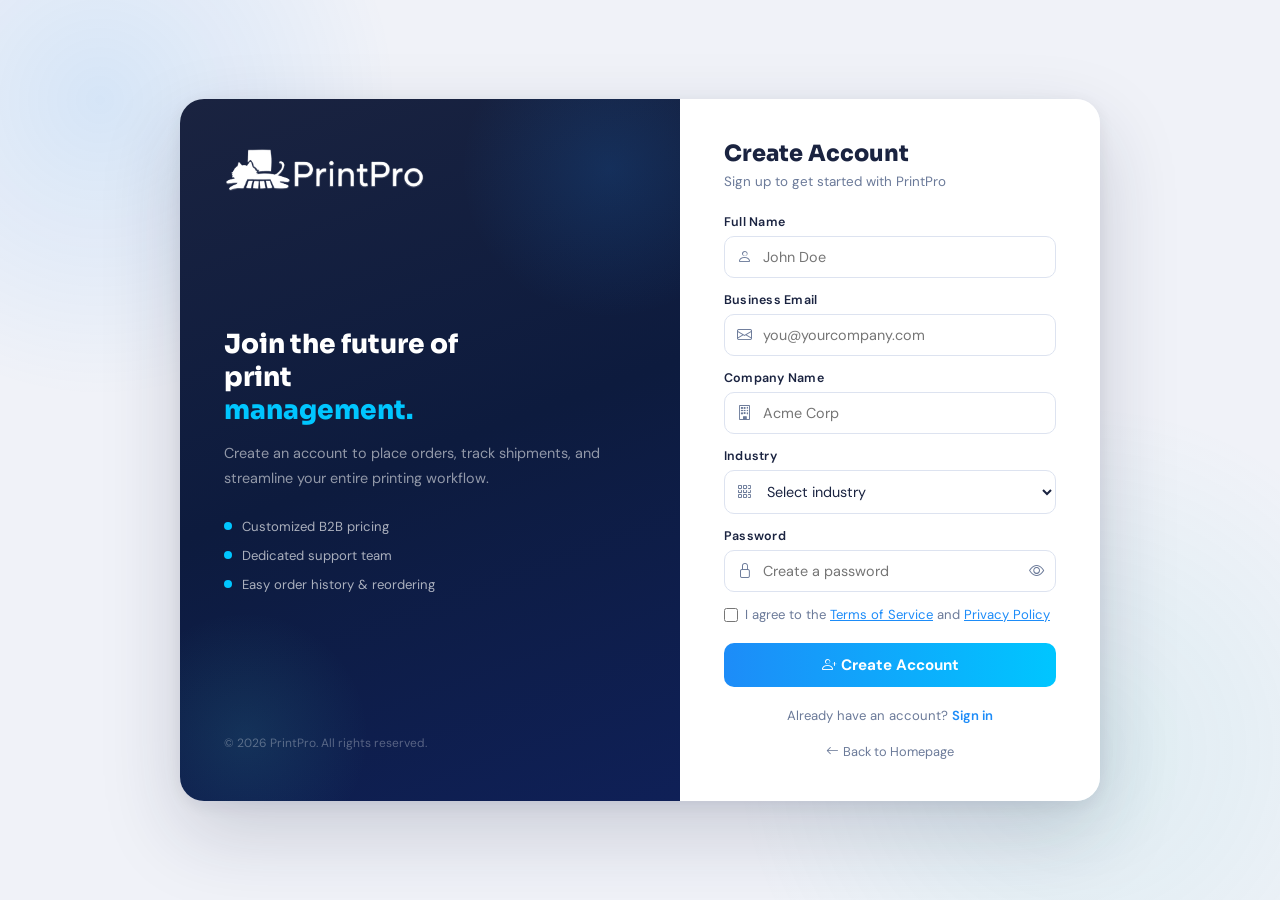
<file: register.html>
<!DOCTYPE html>
<html lang="en">

<head>
    <meta charset="UTF-8">
    <meta name="viewport" content="width=device-width, initial-scale=1.0">
    <title>PrintPro — Register</title>
    <meta name="description" content="Create your PrintPro account to manage print jobs, orders, and more.">
    <link href="https://cdn.jsdelivr.net/npm/bootstrap-icons@1.11.3/font/bootstrap-icons.min.css" rel="stylesheet">
    <link
        href="https://fonts.googleapis.com/css2?family=Sora:wght@400;600;700;800&family=DM+Sans:wght@300;400;500;600&display=swap"
        rel="stylesheet">
    <link rel="icon" type="image/png" sizes="32x32" href="favicon.png">
    <style>
        :root {
            --navy: #1a2340;
            --navy-mid: #2a3558;
            --accent: #1d8cf8;
            --accent2: #00c6ff;
            --teal: #3ec6c6;
            --border: #dde3f0;
            --muted: #6b7a99;
            --off-white: #f4f6fb;
            --danger: #f5365c;
            --success: #2dce89;
        }

        * {
            box-sizing: border-box;
            margin: 0;
            padding: 0;
        }

        body {
            font-family: 'DM Sans', sans-serif;
            background: #f0f2f8;
            min-height: 100vh;
            display: flex;
            flex-direction: column;
        }

        /* ── BACKGROUND DECORATION ── */
        .bg-deco {
            position: fixed;
            inset: 0;
            overflow: hidden;
            pointer-events: none;
            z-index: 0;
        }

        .bg-deco::before {
            content: '';
            position: absolute;
            top: -200px;
            left: -200px;
            width: 600px;
            height: 600px;
            border-radius: 50%;
            background: radial-gradient(circle, rgba(29, 140, 248, .12) 0%, transparent 70%);
        }

        .bg-deco::after {
            content: '';
            position: absolute;
            bottom: -200px;
            right: -150px;
            width: 700px;
            height: 700px;
            border-radius: 50%;
            background: radial-gradient(circle, rgba(62, 198, 198, .10) 0%, transparent 70%);
        }

        /* ── LAYOUT ── */
        .login-wrapper {
            flex: 1;
            display: flex;
            align-items: center;
            justify-content: center;
            padding: 40px 20px;
            position: relative;
            z-index: 1;
        }

        .login-container {
            display: flex;
            width: 100%;
            max-width: 920px;
            min-height: 560px;
            border-radius: 24px;
            overflow: hidden;
            box-shadow: 0 32px 80px rgba(26, 35, 64, .18), 0 4px 20px rgba(26, 35, 64, .08);
        }

        /* ── LEFT PANEL ── */
        .left-panel {
            flex: 1;
            background: linear-gradient(160deg, #1a2340 0%, #0d1b3e 50%, #0f2057 100%);
            padding: 50px 44px;
            display: flex;
            flex-direction: column;
            justify-content: space-between;
            position: relative;
            overflow: hidden;
        }

        .left-panel::before {
            content: '';
            position: absolute;
            top: -80px;
            right: -80px;
            width: 300px;
            height: 300px;
            border-radius: 50%;
            background: radial-gradient(circle, rgba(29, 140, 248, .15) 0%, transparent 70%);
        }

        .left-panel::after {
            content: '';
            position: absolute;
            bottom: -60px;
            left: -60px;
            width: 250px;
            height: 250px;
            border-radius: 50%;
            background: radial-gradient(circle, rgba(62, 198, 198, .12) 0%, transparent 70%);
        }

        .left-brand {
            position: relative;
            z-index: 1;
        }

        .left-brand img {
            height: 44px;
            width: auto;
            object-fit: contain;
            filter: brightness(0) invert(1);
        }

        .left-content {
            position: relative;
            z-index: 1;
        }

        .left-title {
            font-family: 'Sora', sans-serif;
            font-size: 1.65rem;
            font-weight: 800;
            color: #fff;
            line-height: 1.25;
            margin-bottom: 14px;
        }

        .left-title span {
            color: var(--accent2);
        }

        .left-desc {
            font-size: .9rem;
            color: rgba(255, 255, 255, .55);
            line-height: 1.7;
            margin-bottom: 28px;
        }

        .left-feature {
            display: flex;
            align-items: center;
            gap: 10px;
            margin-bottom: 12px;
        }

        .left-feature-dot {
            width: 8px;
            height: 8px;
            border-radius: 50%;
            background: var(--accent2);
            flex-shrink: 0;
        }

        .left-feature span {
            font-size: .82rem;
            color: rgba(255, 255, 255, .65);
        }

        .left-footer {
            position: relative;
            z-index: 1;
            font-size: .75rem;
            color: rgba(255, 255, 255, .3);
        }

        /* ── RIGHT PANEL ── */
        .right-panel {
            width: 420px;
            flex-shrink: 0;
            background: #fff;
            padding: 40px 44px;
            display: flex;
            flex-direction: column;
            justify-content: center;
            overflow-y: auto;
        }

        .form-heading {
            font-family: 'Sora', sans-serif;
            font-size: 1.4rem;
            font-weight: 800;
            color: var(--navy);
            margin-bottom: 6px;
        }

        .form-subheading {
            font-size: .84rem;
            color: var(--muted);
            margin-bottom: 24px;
        }

        /* ── FORM FIELDS ── */
        .field-group {
            margin-bottom: 14px;
        }

        .field-label {
            display: block;
            font-size: .78rem;
            font-weight: 600;
            color: var(--navy);
            margin-bottom: 6px;
            letter-spacing: .02em;
        }

        .field-wrap {
            position: relative;
        }

        .field-icon {
            position: absolute;
            left: 13px;
            top: 50%;
            transform: translateY(-50%);
            color: var(--muted);
            font-size: .95rem;
            pointer-events: none;
        }

        .field-input {
            width: 100%;
            padding: 11px 14px 11px 38px;
            border: 1.5px solid var(--border);
            border-radius: 10px;
            font-family: 'DM Sans', sans-serif;
            font-size: .9rem;
            color: var(--navy);
            background: #fff;
            transition: border-color .2s, box-shadow .2s;
            outline: none;
        }

        .field-input:focus {
            border-color: var(--accent);
            box-shadow: 0 0 0 3px rgba(29, 140, 248, .12);
        }

        .field-input.error {
            border-color: var(--danger);
            box-shadow: 0 0 0 3px rgba(245, 54, 92, .10);
        }

        .toggle-pass {
            position: absolute;
            right: 12px;
            top: 50%;
            transform: translateY(-50%);
            background: none;
            border: none;
            cursor: pointer;
            color: var(--muted);
            font-size: .95rem;
            padding: 0;
            line-height: 1;
        }

        /* ── ERROR MESSAGE ── */
        .error-msg {
            display: none;
            font-size: .76rem;
            color: var(--danger);
            margin-top: 5px;
            align-items: center;
            gap: 4px;
        }

        .error-msg.show {
            display: flex;
        }

        /* ── ALERT BOX ── */
        .alert-box {
            display: none;
            padding: 11px 14px;
            border-radius: 10px;
            font-size: .82rem;
            margin-bottom: 18px;
            align-items: center;
            gap: 8px;
        }

        .alert-box.show {
            display: flex;
        }

        .alert-box.danger {
            background: rgba(245, 54, 92, .08);
            color: var(--danger);
            border: 1px solid rgba(245, 54, 92, .2);
        }

        .alert-box.success {
            background: rgba(45, 206, 137, .08);
            color: #1aae6f;
            border: 1px solid rgba(45, 206, 137, .2);
        }

        /* ── SUBMIT BUTTON ── */
        .btn-login {
            width: 100%;
            padding: 12px;
            background: linear-gradient(90deg, var(--accent), var(--accent2));
            color: #fff;
            border: none;
            border-radius: 10px;
            font-family: 'DM Sans', sans-serif;
            font-size: .95rem;
            font-weight: 700;
            cursor: pointer;
            transition: opacity .2s, transform .15s;
            display: flex;
            align-items: center;
            justify-content: center;
            gap: 8px;
            margin-top: 6px;
        }

        .btn-login:hover {
            opacity: .9;
            transform: translateY(-1px);
        }

        .btn-login.loading {
            opacity: .7;
            pointer-events: none;
        }

        /* ── SPINNER ── */
        .spinner {
            width: 16px;
            height: 16px;
            border: 2px solid rgba(255, 255, 255, .4);
            border-top-color: #fff;
            border-radius: 50%;
            animation: spin .6s linear infinite;
            display: none;
        }

        .btn-login.loading .spinner {
            display: block;
        }

        .btn-login.loading .btn-text {
            display: none;
        }

        @keyframes spin {
            to {
                transform: rotate(360deg);
            }
        }

        /* ── FOOTER LINK ── */
        .form-footer {
            text-align: center;
            margin-top: 20px;
            font-size: .82rem;
            color: var(--muted);
        }

        .form-footer a {
            color: var(--accent);
            font-weight: 600;
            text-decoration: none;
        }

        .back-link {
            text-align: center;
            margin-top: 16px;
        }

        .back-link a {
            font-size: .8rem;
            color: var(--muted);
            text-decoration: none;
            display: inline-flex;
            align-items: center;
            gap: 4px;
            transition: color .2s;
        }

        .back-link a:hover {
            color: var(--navy);
        }

        @media (max-width: 700px) {
            .login-container {
                flex-direction: column;
                max-width: 440px;
            }

            .left-panel {
                display: none;
            }

            .right-panel {
                width: 100%;
                padding: 40px 28px;
            }
        }
    </style>
</head>

<body>

    <div class="bg-deco"></div>

    <div class="login-wrapper">
        <div class="login-container">

            <!-- ── LEFT PANEL ── -->
            <div class="left-panel">
                <div class="left-brand">
                    <img src="assets/img/logo.png" alt="PrintPro"
                        onerror="this.src='https://via.placeholder.com/150x44?text=PrintPro'">
                </div>

                <div class="left-content">
                    <h1 class="left-title">
                        Join the future of<br>print<br><span>management.</span>
                    </h1>
                    <p class="left-desc">
                        Create an account to place orders, track shipments, and streamline your entire printing
                        workflow.
                    </p>
                    <div class="left-feature">
                        <div class="left-feature-dot"></div>
                        <span>Customized B2B pricing</span>
                    </div>
                    <div class="left-feature">
                        <div class="left-feature-dot"></div>
                        <span>Dedicated support team</span>
                    </div>
                    <div class="left-feature">
                        <div class="left-feature-dot"></div>
                        <span>Easy order history & reordering</span>
                    </div>
                </div>

                <div class="left-footer">
                    &copy; 2026 PrintPro. All rights reserved.
                </div>
            </div>

            <!-- ── RIGHT PANEL ── -->
            <div class="right-panel">
                <div class="form-heading">Create Account</div>
                <div class="form-subheading">Sign up to get started with PrintPro</div>

                <!-- Alert -->
                <div class="alert-box danger" id="alertBox">
                    <i class="bi bi-exclamation-circle-fill"></i>
                    <span id="alertMsg"></span>
                </div>

                <!-- Form -->
                <form id="registerForm" onsubmit="handleRegister(event)" novalidate>

                    <!-- Full Name -->
                    <div class="field-group">
                        <label class="field-label" for="nameInput">Full Name</label>
                        <div class="field-wrap">
                            <i class="bi bi-person field-icon"></i>
                            <input type="text" id="nameInput" class="field-input" placeholder="John Doe" required>
                        </div>
                    </div>

                    <!-- Email -->
                    <div class="field-group">
                        <label class="field-label" for="emailInput">Business Email</label>
                        <div class="field-wrap">
                            <i class="bi bi-envelope field-icon"></i>
                            <input type="email" id="emailInput" class="field-input" placeholder="you@yourcompany.com"
                                required>
                        </div>
                    </div>

                    <!-- Business Name -->
                    <div class="field-group">
                        <label class="field-label" for="businessInput">Company Name</label>
                        <div class="field-wrap">
                            <i class="bi bi-building field-icon"></i>
                            <input type="text" id="businessInput" class="field-input" placeholder="Acme Corp" required>
                        </div>
                    </div>

                    <!-- Industry -->
                    <div class="field-group">
                        <label class="field-label" for="industryInput">Industry</label>
                        <div class="field-wrap">
                            <i class="bi bi-grid-3x3-gap field-icon"></i>
                            <select id="industryInput" class="field-input" required>
                                <option value="" disabled selected>Select industry</option>
                                <option value="Creative Agency">Creative Agency</option>
                                <option value="Corporate">Corporate</option>
                                <option value="Education">Education</option>
                            </select>
                        </div>
                    </div>

                    <!-- Password -->
                    <div class="field-group">
                        <label class="field-label" for="passInput">Password</label>
                        <div class="field-wrap">
                            <i class="bi bi-lock field-icon"></i>
                            <input type="password" id="passInput" class="field-input" placeholder="Create a password"
                                required>
                            <button type="button" class="toggle-pass" onclick="togglePassword()">
                                <i class="bi bi-eye" id="eyeIcon"></i>
                            </button>
                        </div>
                    </div>

                    <!-- Terms -->
                    <div style="margin-bottom:18px;">
                        <label
                            style="display:flex;align-items:flex-start;gap:7px;font-size:.82rem;color:var(--muted);cursor:pointer;line-height:1.4;">
                            <input type="checkbox" id="termsInput"
                                style="accent-color:var(--accent);width:14px;height:14px;margin-top:2px;" required>
                            <span>I agree to the <a href="#" style="color:var(--accent);">Terms of Service</a> and <a
                                    href="#" style="color:var(--accent);">Privacy Policy</a></span>
                        </label>
                    </div>

                    <button type="submit" class="btn-login" id="registerBtn">
                        <div class="spinner"></div>
                        <span class="btn-text">
                            <i class="bi bi-person-plus"></i> Create Account
                        </span>
                    </button>
                </form>

                <div class="form-footer">
                    Already have an account? <a href="index.html#login">Sign in</a>
                </div>

                <div class="back-link">
                    <a href="index.html"><i class="bi bi-arrow-left"></i> Back to Homepage</a>
                </div>
            </div>

        </div>
    </div>


    <script>
        function togglePassword() {
            const input = document.getElementById('passInput');
            const icon = document.getElementById('eyeIcon');
            if (input.type === 'password') {
                input.type = 'text';
                icon.className = 'bi bi-eye-slash';
            } else {
                input.type = 'password';
                icon.className = 'bi bi-eye';
            }
        }

        function showAlert(msg, isSuccess = false) {
            const alertBox = document.getElementById('alertBox');
            document.getElementById('alertMsg').textContent = msg;
            alertBox.className = 'alert-box show ' + (isSuccess ? 'success' : 'danger');
        }

        async function handleRegister(e) {
            e.preventDefault();
            const btn = document.getElementById('registerBtn');
            const alertBox = document.getElementById('alertBox');
            alertBox.classList.remove('show');

            const name = document.getElementById('nameInput').value.trim();
            const email = document.getElementById('emailInput').value.trim();
            const business = document.getElementById('businessInput').value.trim();
            const industry = document.getElementById('industryInput').value;
            const password = document.getElementById('passInput').value;
            const terms = document.getElementById('termsInput').checked;

            if (!name || !email || !business || !industry || !password) {
                showAlert('Please fill in all fields.');
                return;
            }

            if (!terms) {
                showAlert('You must agree to the Terms of Service.');
                return;
            }

            btn.classList.add('loading');

            try {
                const formData = new FormData();
                formData.append('name', name);
                formData.append('email', email);
                formData.append('business_name', business);
                formData.append('industry', industry);
                formData.append('password', password);
                formData.append('terms', '1');

                const response = await fetch('api/register.php', {
                    method: 'POST',
                    body: formData
                });

                const result = await response.json();
                btn.classList.remove('loading');

                if (result.success) {
                    // Store user session data
                    sessionStorage.setItem('pp_user', JSON.stringify(result));

                    showAlert('Account created! Redirecting...', true);
                    setTimeout(() => {
                        window.location.href = result.redirect;
                    }, 1000);
                } else {
                    showAlert(result.message || 'Registration failed.');
                }
            } catch (error) {
                btn.classList.remove('loading');
                showAlert('An error occurred. Please try again.');
                console.error(error);
            }
        }
    </script>
</body>

</html>
</file>
